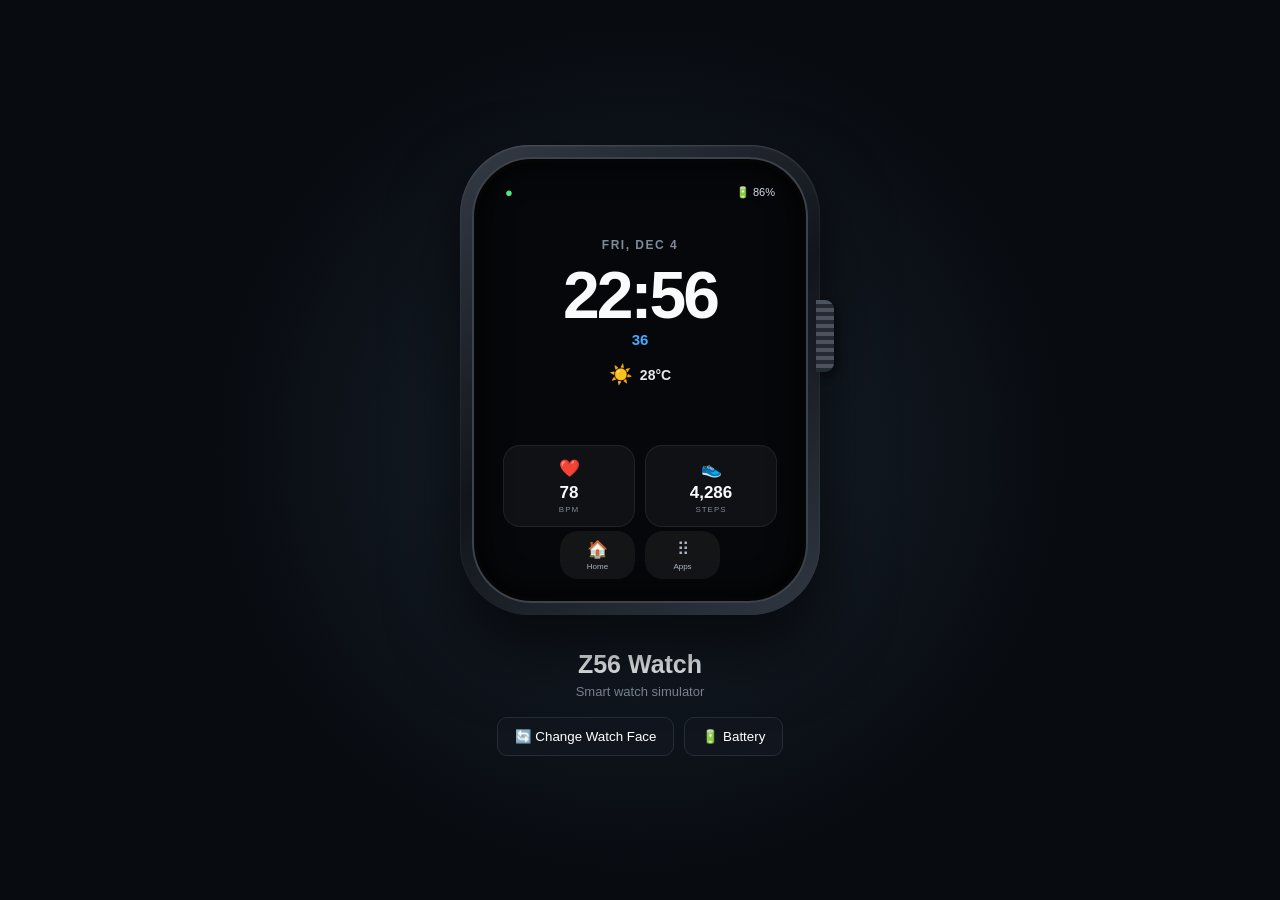
<file: index.html>
<!DOCTYPE html>
<html lang="en">
<head>
  <meta charset="UTF-8">
  <meta name="viewport" content="width=device-width, initial-scale=1.0">

  <title>Z56 Smart Watch</title>

  <link rel="stylesheet" href="style.css">
</head>

<body>

  <main class="watch-app">

    <!-- Watch -->
    <section class="watch">

      <!-- Screen -->
      <div class="screen">

        <!-- Status Bar -->
        <div class="status-bar">
          <span id="connection">●</span>
          <span id="battery">🔋 86%</span>
        </div>


        <!-- Main Watch Face -->
        <div class="watch-face" id="watchFace">

          <div class="date" id="date">
            MON, SEP 14
          </div>

          <div class="time" id="time">
            03:00
          </div>

          <div class="seconds" id="seconds">
            00
          </div>

          <div class="weather">
            <span>☀️</span>
            <strong id="temperature">28°C</strong>
          </div>

          <div class="watch-stats">

            <div>
              <span>❤️</span>
              <strong id="heartRate">78</strong>
              <small>BPM</small>
            </div>

            <div>
              <span>👟</span>
              <strong id="steps">4,286</strong>
              <small>STEPS</small>
            </div>

          </div>

        </div>


        <!-- Apps Screen -->
        <div class="apps-screen" id="appsScreen">

          <h2>Apps</h2>

          <div class="app-grid">

            <button class="watch-app-button" data-app="heart">
              ❤️
              <span>Heart</span>
            </button>

            <button class="watch-app-button" data-app="steps">
              👟
              <span>Steps</span>
            </button>

            <button class="watch-app-button" data-app="weather">
              ☀️
              <span>Weather</span>
            </button>

            <button class="watch-app-button" data-app="music">
              🎵
              <span>Music</span>
            </button>

            <button class="watch-app-button" data-app="messages">
              🔔
              <span>Alerts</span>
            </button>

            <button class="watch-app-button" data-app="settings">
              ⚙️
              <span>Settings</span>
            </button>

          </div>

        </div>


        <!-- App Detail -->
        <div class="detail-screen" id="detailScreen">

          <button id="backButton" class="back-button">
            ‹
          </button>

          <div id="detailIcon" class="detail-icon">
            ❤️
          </div>

          <h2 id="detailTitle">
            Heart Rate
          </h2>

          <div id="detailValue" class="detail-value">
            78 BPM
          </div>

          <p id="detailText">
            Your current heart rate
          </p>

        </div>


        <!-- Bottom Navigation -->
        <nav class="bottom-nav">

          <button id="homeButton">
            🏠
            <span>Home</span>
          </button>

          <button id="appsButton">
            ⠿
            <span>Apps</span>
          </button>

        </nav>

      </div>

      <!-- Watch Crown -->
      <div class="crown"></div>

    </section>


    <!-- Controls -->
    <section class="controls">

      <h1>Z56 Watch</h1>

      <p>
        Smart watch simulator
      </p>

      <div class="control-buttons">

        <button id="nextFace">
          🔄 Change Watch Face
        </button>

        <button id="batteryButton">
          🔋 Battery
        </button>

      </div>

    </section>

  </main>


  <script src="script.js"></script>

</body>
</html>
</file>
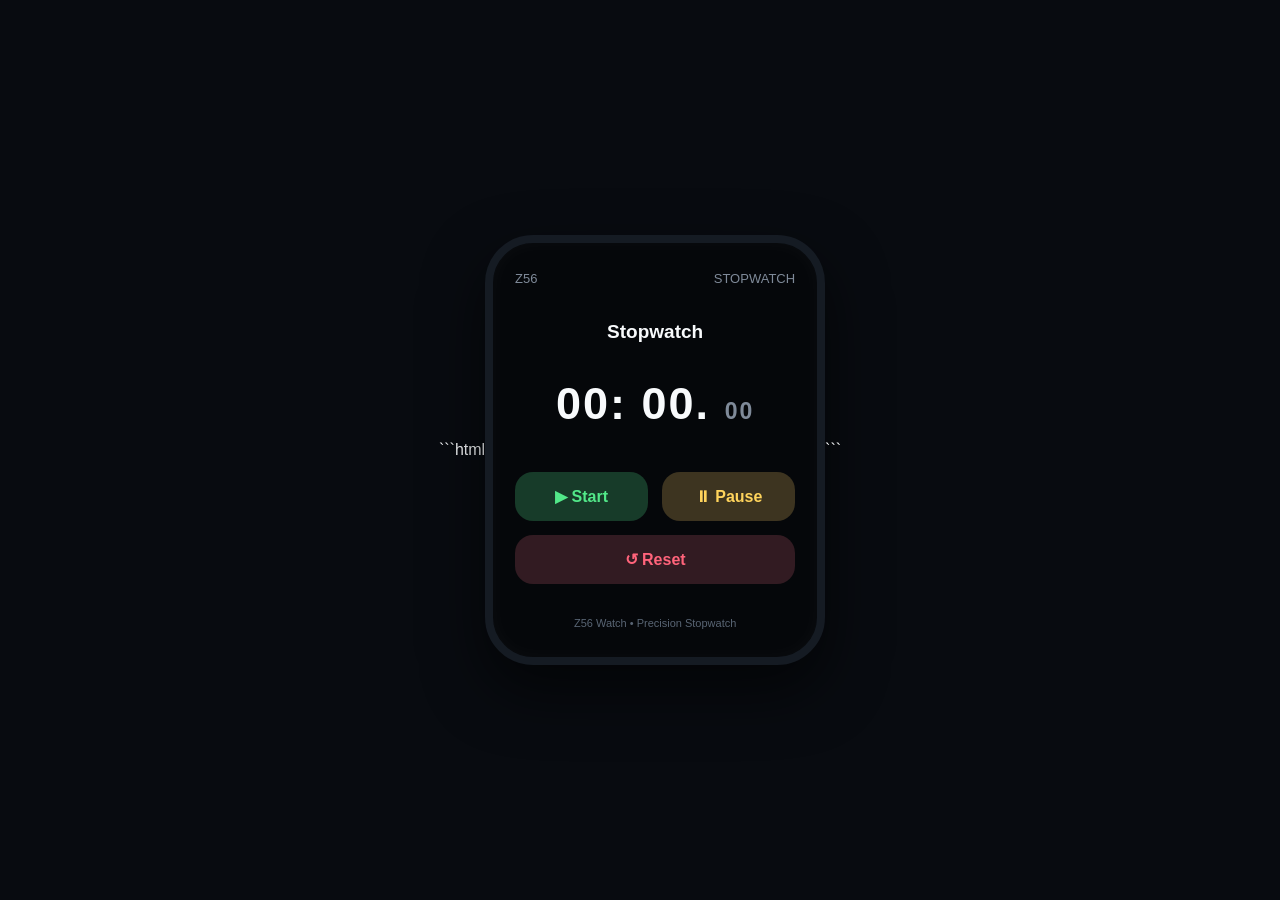
<file: stopwatch/index.html>
```html
<!DOCTYPE html>
<html lang="en">
<head>
  <meta charset="UTF-8">
  <meta name="viewport" content="width=device-width, initial-scale=1.0">
  <title>Z56 Stopwatch</title>

  <style>
    * {
      box-sizing: border-box;
      margin: 0;
      padding: 0;
    }

    body {
      min-height: 100vh;
      display: flex;
      align-items: center;
      justify-content: center;
      background: #080b10;
      color: #f8fafc;
      font-family: Arial, sans-serif;
    }

    .watch {
      width: 340px;
      min-height: 430px;
      padding: 28px 22px;
      border-radius: 48px;
      background: #05070a;
      border: 8px solid #151b23;
      box-shadow:
        0 25px 60px rgba(0, 0, 0, 0.6),
        inset 0 0 20px rgba(255, 255, 255, 0.03);
      display: flex;
      flex-direction: column;
    }

    .top {
      display: flex;
      justify-content: space-between;
      align-items: center;
      color: #7f8a99;
      font-size: 13px;
      margin-bottom: 35px;
    }

    .title {
      text-align: center;
      font-size: 19px;
      font-weight: 600;
      margin-bottom: 35px;
    }

    .display {
      text-align: center;
      font-size: 45px;
      font-weight: 700;
      letter-spacing: 2px;
      font-variant-numeric: tabular-nums;
      margin-bottom: 42px;
    }

    .milliseconds {
      font-size: 23px;
      color: #7f8a99;
    }

    .buttons {
      display: grid;
      grid-template-columns: 1fr 1fr;
      gap: 14px;
    }

    button {
      border: none;
      border-radius: 18px;
      padding: 15px 10px;
      font-size: 16px;
      font-weight: 600;
      cursor: pointer;
      color: white;
      background: #171e27;
      transition: transform 0.15s, background 0.15s;
    }

    button:hover {
      transform: translateY(-2px);
      background: #202a36;
    }

    #start {
      background: #173b29;
      color: #52e889;
    }

    #pause {
      background: #3d3420;
      color: #ffd45c;
    }

    #reset {
      grid-column: span 2;
      background: #321b22;
      color: #ff647b;
    }

    .hint {
      margin-top: auto;
      text-align: center;
      color: #596574;
      font-size: 11px;
    }
  </style>
</head>

<body>

  <main class="watch">

    <div class="top">
      <span>Z56</span>
      <span>STOPWATCH</span>
    </div>

    <div class="title">
      Stopwatch
    </div>

    <div class="display">
      <span id="minutes">00</span>:
      <span id="seconds">00</span>.
      <span class="milliseconds" id="milliseconds">00</span>
    </div>

    <div class="buttons">
      <button id="start">▶ Start</button>
      <button id="pause">⏸ Pause</button>
      <button id="reset">↺ Reset</button>
    </div>

    <div class="hint">
      Z56 Watch • Precision Stopwatch
    </div>

  </main>

  <script>
    let startTime = 0;
    let elapsedTime = 0;
    let timer = null;

    const minutes = document.getElementById("minutes");
    const seconds = document.getElementById("seconds");
    const milliseconds = document.getElementById("milliseconds");

    const startButton = document.getElementById("start");
    const pauseButton = document.getElementById("pause");
    const resetButton = document.getElementById("reset");

    function updateDisplay() {
      const time = elapsedTime;

      const mins = Math.floor(time / 60000);
      const secs = Math.floor((time % 60000) / 1000);
      const ms = Math.floor((time % 1000) / 10);

      minutes.textContent = String(mins).padStart(2, "0");
      seconds.textContent = String(secs).padStart(2, "0");
      milliseconds.textContent = String(ms).padStart(2, "0");
    }

    function startStopwatch() {
      if (timer !== null) return;

      startTime = Date.now() - elapsedTime;

      timer = setInterval(() => {
        elapsedTime = Date.now() - startTime;
        updateDisplay();
      }, 10);
    }

    function pauseStopwatch() {
      if (timer === null) return;

      clearInterval(timer);
      timer = null;
    }

    function resetStopwatch() {
      clearInterval(timer);
      timer = null;
      elapsedTime = 0;
      startTime = 0;
      updateDisplay();
    }

    startButton.addEventListener("click", startStopwatch);
    pauseButton.addEventListener("click", pauseStopwatch);
    resetButton.addEventListener("click", resetStopwatch);

    updateDisplay();
  </script>

</body>
</html>
```
</file>
<file: style.css>
* {
  box-sizing: border-box;
  margin: 0;
  padding: 0;
}

:root {
  --bg: #080b10;
  --screen: #05070a;
  --panel: #11161e;
  --border: #252d38;
  --text: #f8fafc;
  --muted: #7f8a99;
  --green: #52e889;
  --blue: #48a9ff;
  --red: #ff4d67;
}

body {
  min-height: 100vh;
  font-family: Arial, Helvetica, sans-serif;
  color: var(--text);
  background:
    radial-gradient(circle at center, #1b2532 0%, #080b10 55%);
  display: flex;
  justify-content: center;
  align-items: center;
  padding: 30px;
}


/* =========================
   MAIN APP
========================= */

.watch-app {
  width: 100%;
  max-width: 650px;
  text-align: center;
}

.watch-app > h1 {
  font-size: 30px;
}


/* =========================
   WATCH BODY
========================= */

.watch {
  position: relative;
  width: 360px;
  height: 470px;
  margin: 0 auto 35px;
  padding: 14px;
  border-radius: 70px;
  background:
    linear-gradient(145deg, #343b45, #11151b 50%, #303741);
  box-shadow:
    0 35px 70px rgba(0, 0, 0, 0.65),
    inset 0 1px 2px rgba(255, 255, 255, 0.15);
}


/* =========================
   SCREEN
========================= */

.screen {
  position: relative;
  width: 100%;
  height: 100%;
  overflow: hidden;
  border-radius: 58px;
  background: var(--screen);
  border: 4px solid #050505;
  box-shadow:
    inset 0 0 30px rgba(0, 0, 0, 0.9),
    0 0 0 2px #3c434d;
}


/* =========================
   STATUS BAR
========================= */

.status-bar {
  position: absolute;
  top: 22px;
  left: 27px;
  right: 27px;
  display: flex;
  justify-content: space-between;
  align-items: center;
  color: #d8dee7;
  font-size: 11px;
  z-index: 10;
}

#connection {
  color: var(--green);
  font-size: 13px;
}


/* =========================
   WATCH FACE
========================= */

.watch-face {
  position: absolute;
  inset: 0;
  padding: 75px 25px 70px;
  display: flex;
  flex-direction: column;
  align-items: center;
}

.date {
  color: var(--muted);
  font-size: 12px;
  font-weight: 700;
  letter-spacing: 1.5px;
}

.time {
  margin-top: 12px;
  font-size: 66px;
  line-height: 0.95;
  font-weight: 700;
  letter-spacing: -3px;
}

.seconds {
  margin-top: 5px;
  color: var(--blue);
  font-size: 15px;
  font-weight: 700;
}

.weather {
  margin-top: 15px;
  display: flex;
  align-items: center;
  gap: 7px;
  color: #e5e7eb;
}

.weather span {
  font-size: 19px;
}

.weather strong {
  font-size: 14px;
}


/* =========================
   WATCH STATS
========================= */

.watch-stats {
  width: 100%;
  margin-top: auto;
  display: grid;
  grid-template-columns: 1fr 1fr;
  gap: 10px;
}

.watch-stats > div {
  padding: 12px 7px;
  border-radius: 17px;
  background: rgba(255, 255, 255, 0.045);
  border: 1px solid rgba(255, 255, 255, 0.07);
}

.watch-stats span {
  display: block;
  font-size: 17px;
}

.watch-stats strong {
  display: block;
  margin-top: 4px;
  font-size: 17px;
}

.watch-stats small {
  display: block;
  margin-top: 2px;
  color: var(--muted);
  font-size: 8px;
  letter-spacing: 1px;
}


/* =========================
   APPS SCREEN
========================= */

.apps-screen {
  position: absolute;
  inset: 0;
  padding: 70px 25px 70px;
  background: #070a0e;
  display: none;
}

.apps-screen.active {
  display: block;
}

.apps-screen h2 {
  font-size: 20px;
  margin-bottom: 25px;
}

.app-grid {
  display: grid;
  grid-template-columns: repeat(3, 1fr);
  gap: 16px 10px;
}

.watch-app-button {
  min-height: 75px;
  border: none;
  border-radius: 18px;
  color: white;
  background: #131a23;
  border: 1px solid #202a37;
  transition: 0.2s;
}

.watch-app-button:hover {
  transform: translateY(-2px);
  background: #1a2430;
}

.watch-app-button:first-line {
  font-size: 22px;
}

.watch-app-button span {
  display: block;
  margin-top: 6px;
  color: #aeb8c6;
  font-size: 9px;
}


/* =========================
   DETAIL SCREEN
========================= */

.detail-screen {
  position: absolute;
  inset: 0;
  padding: 75px 25px 80px;
  display: none;
  flex-direction: column;
  align-items: center;
  background: #070a0e;
}

.detail-screen.active {
  display: flex;
}

.back-button {
  position: absolute;
  top: 22px;
  left: 24px;
  width: 35px;
  height: 35px;
  border-radius: 50%;
  border: none;
  color: white;
  background: #161e28;
  font-size: 27px;
}

.detail-icon {
  margin-top: 35px;
  font-size: 45px;
}

.detail-screen h2 {
  margin-top: 15px;
  font-size: 20px;
}

.detail-value {
  margin-top: 22px;
  font-size: 42px;
  font-weight: 800;
}

.detail-text {
  color: var(--muted);
  margin-top: 10px;
  font-size: 12px;
}


/* =========================
   BOTTOM NAV
========================= */

.bottom-nav {
  position: absolute;
  bottom: 18px;
  left: 24px;
  right: 24px;
  height: 48px;
  display: flex;
  justify-content: center;
  gap: 10px;
  z-index: 20;
}

.bottom-nav button {
  min-width: 75px;
  padding: 6px 12px;
  border: none;
  border-radius: 18px;
  color: #aab4c2;
  background: rgba(255, 255, 255, 0.055);
  font-size: 17px;
}

.bottom-nav button:hover {
  color: white;
  background: rgba(255, 255, 255, 0.1);
}

.bottom-nav span {
  display: block;
  font-size: 8px;
  margin-top: 2px;
}


/* =========================
   CROWN
========================= */

.crown {
  position: absolute;
  right: -14px;
  top: 155px;
  width: 18px;
  height: 72px;
  border-radius: 0 9px 9px 0;
  background:
    repeating-linear-gradient(
      to bottom,
      #4a535e 0,
      #4a535e 4px,
      #242a31 4px,
      #242a31 8px
    );
  box-shadow: 4px 5px 8px rgba(0, 0, 0, 0.4);
}


/* =========================
   CONTROLS
========================= */

.controls {
  margin-top: 10px;
}

.controls h1 {
  font-size: 25px;
}

.controls p {
  margin-top: 5px;
  color: var(--muted);
  font-size: 13px;
}

.control-buttons {
  display: flex;
  justify-content: center;
  gap: 10px;
  margin-top: 18px;
}

.control-buttons button {
  padding: 11px 17px;
  border: 1px solid var(--border);
  border-radius: 10px;
  color: white;
  background: var(--panel);
  cursor: pointer;
}

.control-buttons button:hover {
  background: #1a222d;
}


/* =========================
   RESPONSIVE
========================= */

@media (max-width: 500px) {

  body {
    padding: 15px;
  }

  .watch {
    width: 315px;
    height: 415px;
    border-radius: 60px;
  }

  .screen {
    border-radius: 49px;
  }

  .watch-face {
    padding-top: 65px;
  }

  .time {
    font-size: 55px;
  }

  .watch-stats {
    gap: 7px;
  }

  .watch-stats > div {
    padding: 9px 5px;
  }

  .app-grid {
    gap: 10px 7px;
  }

  .watch-app-button {
    min-height: 65px;
  }

  .control-buttons {
    flex-direction: column;
  }

  .control-buttons button {
    width: 100%;
  }
}
</file>
